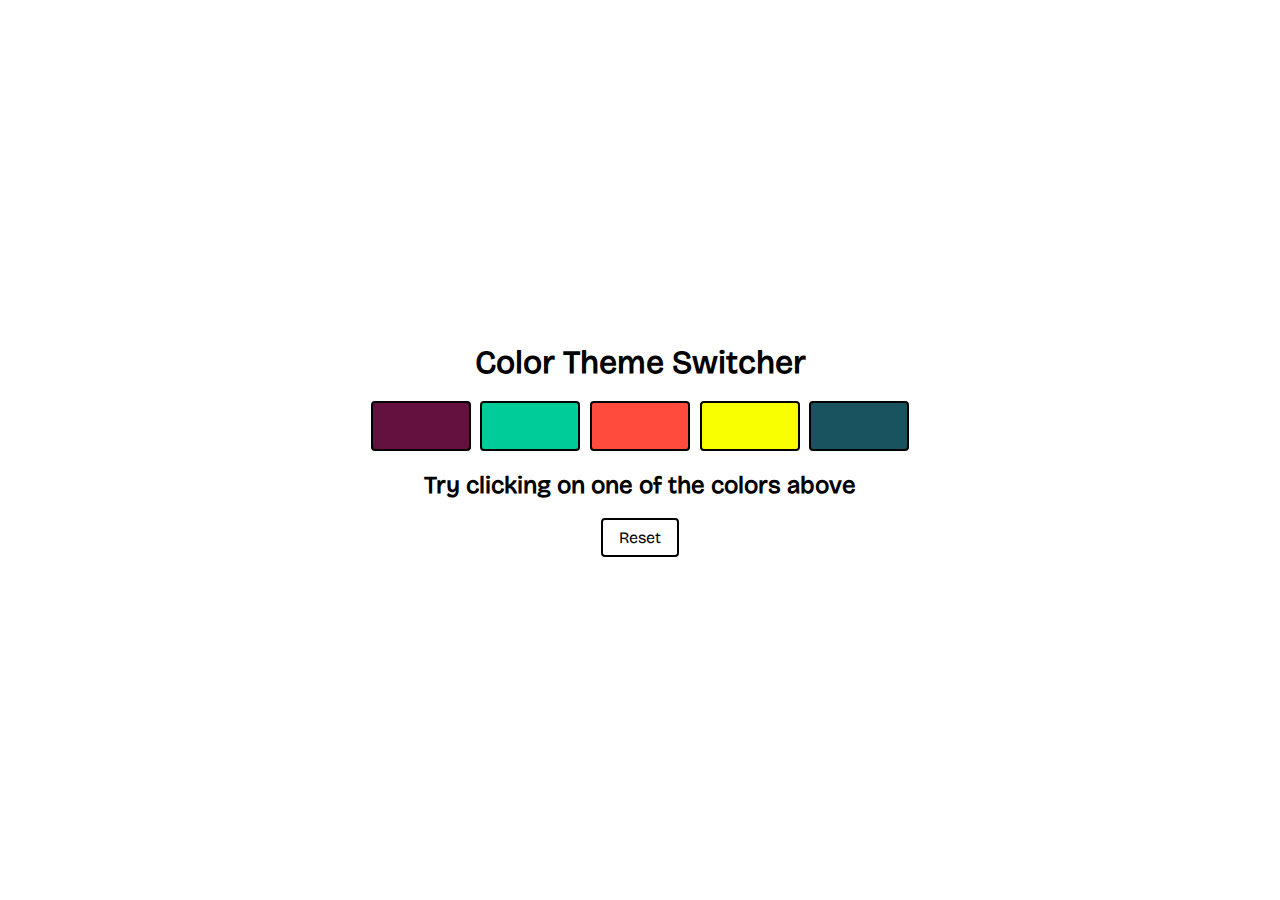
<file: bg-changer/index.html>
<!DOCTYPE html>
<html lang="en">
  <head>
    <meta charset="UTF-8" />
    <meta name="viewport" content="width=device-width, initial-scale=1.0" />
    <link rel="stylesheet" href="./style.css" />
    <title>BG color changer</title>
  </head>
  <body>
    <div class="canvas">
      <h1>Color Theme Switcher</h1>

      <div class="colors">
        <span class="button" id="64113F"></span>
        <span class="button" id="00CC99"></span>
        <span class="button" id="FF4B3E"></span>
        <span class="button" id="FAFF00"></span>
        <span class="button" id="19535F"></span>
      </div>

      <h2>Try clicking on one of the colors above</h2>
      <button id="reset">Reset</button>
    </div>

    <script src="./script.js"></script>
  </body>
</html>
</file>
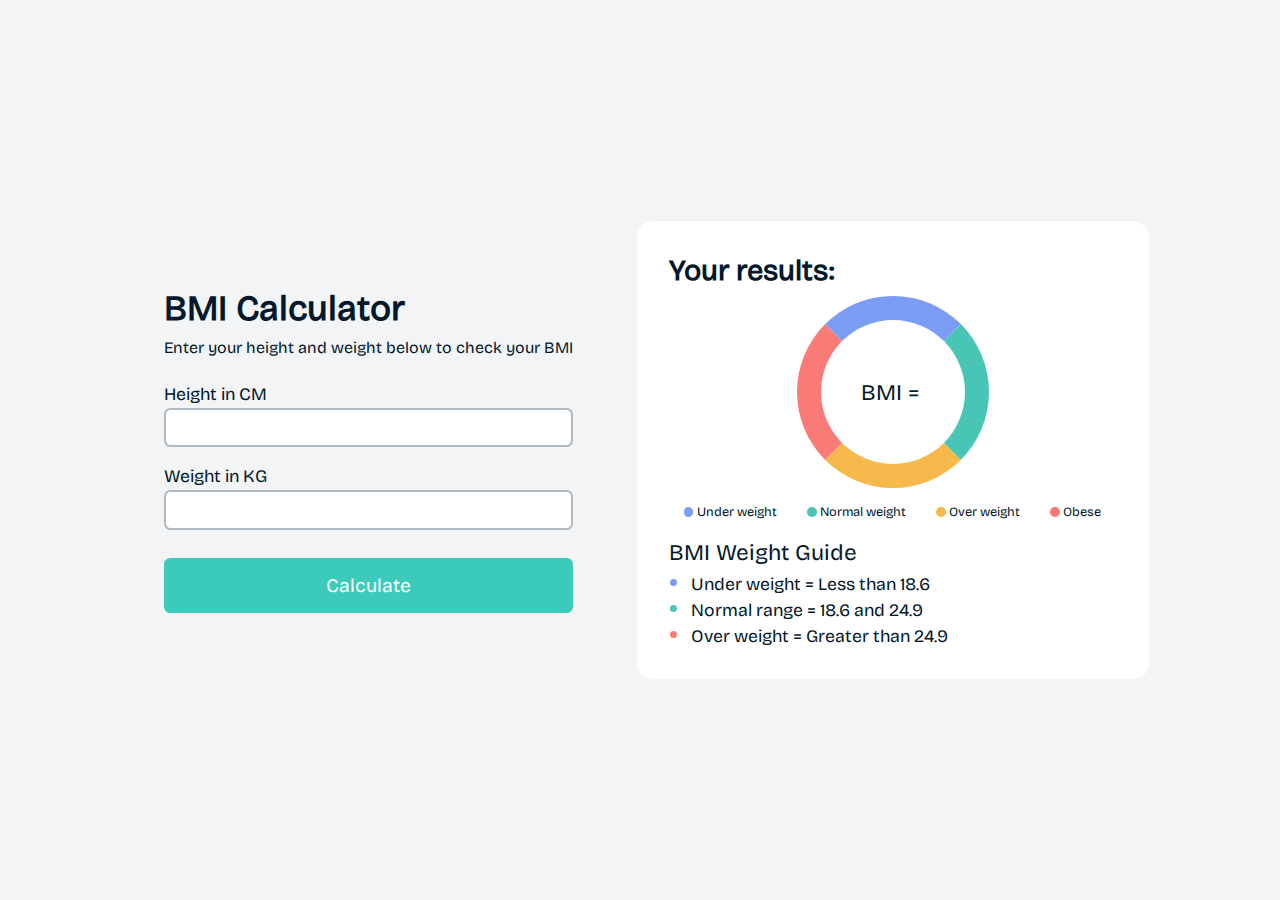
<file: bmi-calculator/index.html>
<!DOCTYPE html>
<html lang="en">
  <head>
    <meta charset="UTF-8" />
    <meta name="viewport" content="width=device-width, initial-scale=1.0" />
    <link rel="stylesheet" href="style.css" />
    <title>BMI Calculator</title>
  </head>
  <body>
    <div class="container">
      <div class="left-section">
        <h1>BMI Calculator</h1>
        <p>Enter your height and weight below to check your BMI</p>

        <form>
          <div class="height">
            <label for="height">Height in CM</label>
            <input type="text" name="height" id="height" />
          </div>

          <div class="weight">
            <label for="weight">Weight in KG</label>
            <input type="text" name="weight" id="weight" />
          </div>

          <button>Calculate</button>
        </form>
      </div>

      <div class="right-section">
        <h2>Your results:</h2>
        <div class="bmi">BMI =&nbsp;<span id="result"></span></div>

        <ul class="chart-list">
          <li><span class="dot under"></span>Under weight</li>
          <li><span class="dot normal"></span>Normal weight</li>
          <li><span class="dot over"></span>Over weight</li>
          <li><span class="dot obese"></span>Obese</li>
        </ul>

        <div class="weight-guide">
          <p>BMI Weight Guide</p>
          <ul>
            <li>Under weight = Less than 18.6</li>
            <li>Normal range = 18.6 and 24.9</li>
            <li>Over weight = Greater than 24.9</li>
          </ul>
        </div>
      </div>
    </div>

    <script src="script.js"></script>
  </body>
</html>
</file>
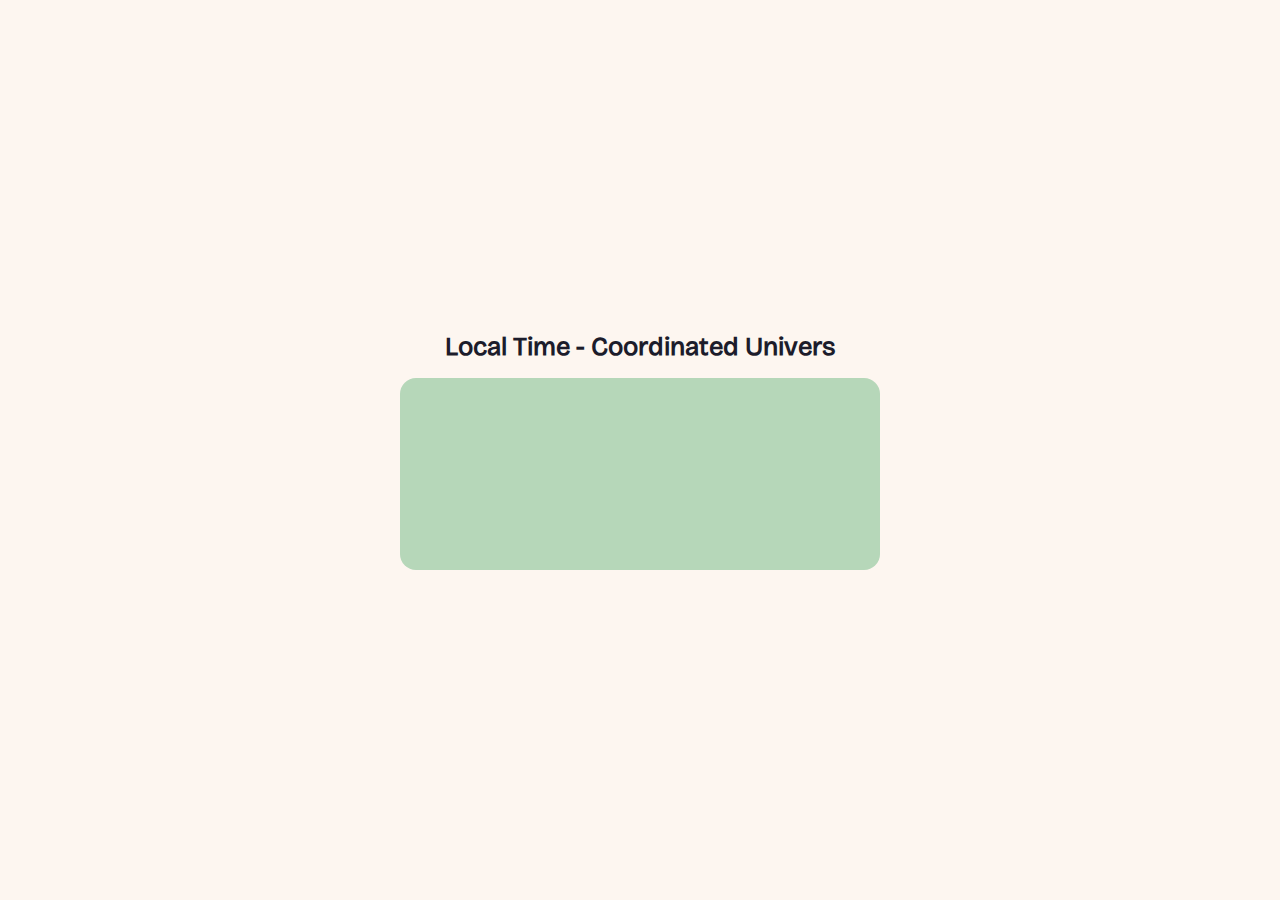
<file: digital-clock/index.html>
<!DOCTYPE html>
<html lang="en">
  <head>
    <meta charset="UTF-8" />
    <meta name="viewport" content="width=device-width, initial-scale=1.0" />
    <link rel="stylesheet" href="style.css" />
    <title>Digital Clock</title>
  </head>
  <body>
    <div class="container">
      <div>Local Time - <span id="utc"></span></div>
      <div id="clock"></div>
    </div>

    <script src="script.js"></script>
  </body>
</html>
</file>
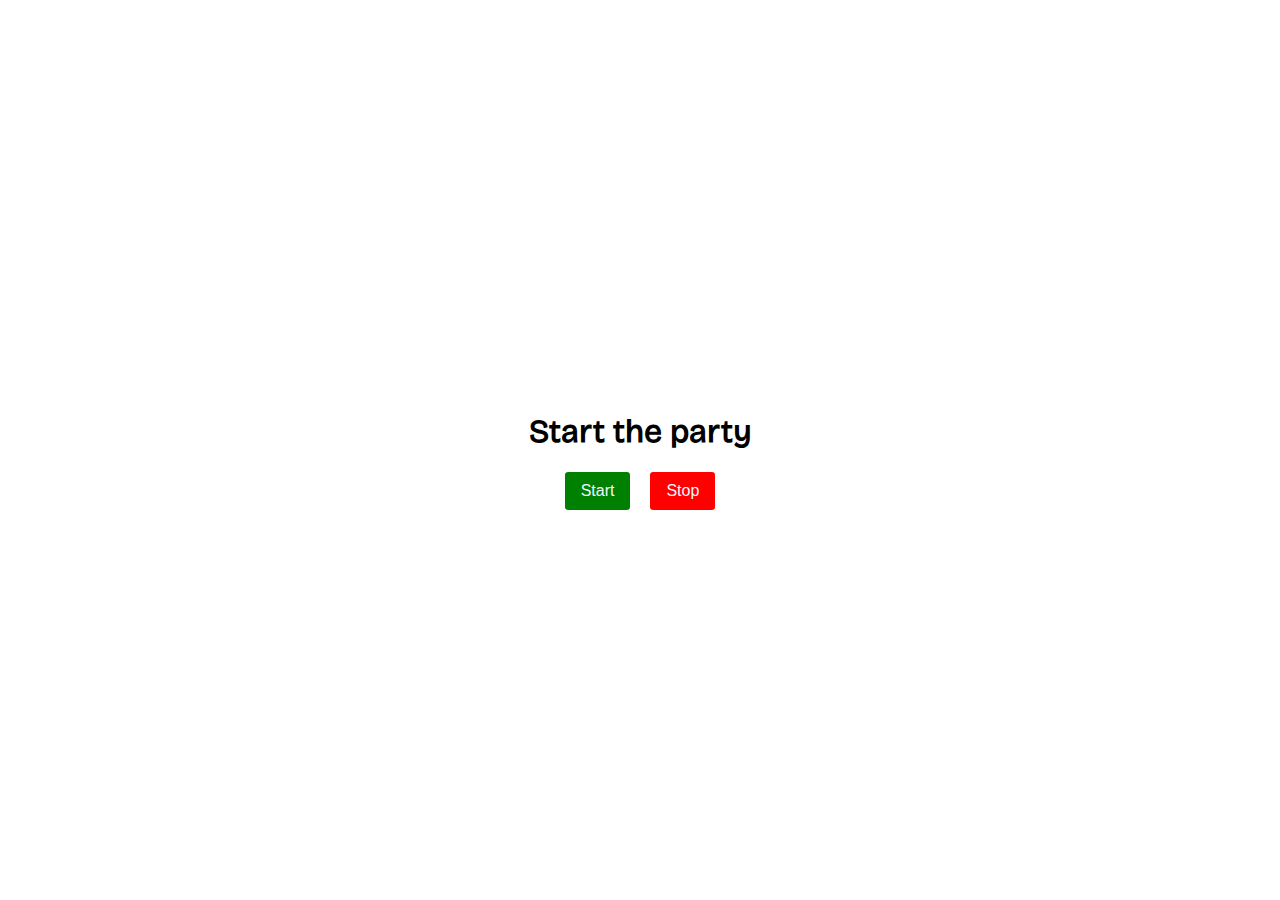
<file: disco-party/index.html>
<!DOCTYPE html>
<html lang="en">
  <head>
    <meta charset="UTF-8" />
    <meta name="viewport" content="width=device-width, initial-scale=1.0" />
    <link rel="stylesheet" href="style.css" />
    <title>Disco party</title>
  </head>
  <body>
    <h1>Start the party</h1>

    <div>
      <button id="start">Start</button>
      <button id="stop">Stop</button>
    </div>

    <script src="script.js"></script>
  </body>
</html>
</file>
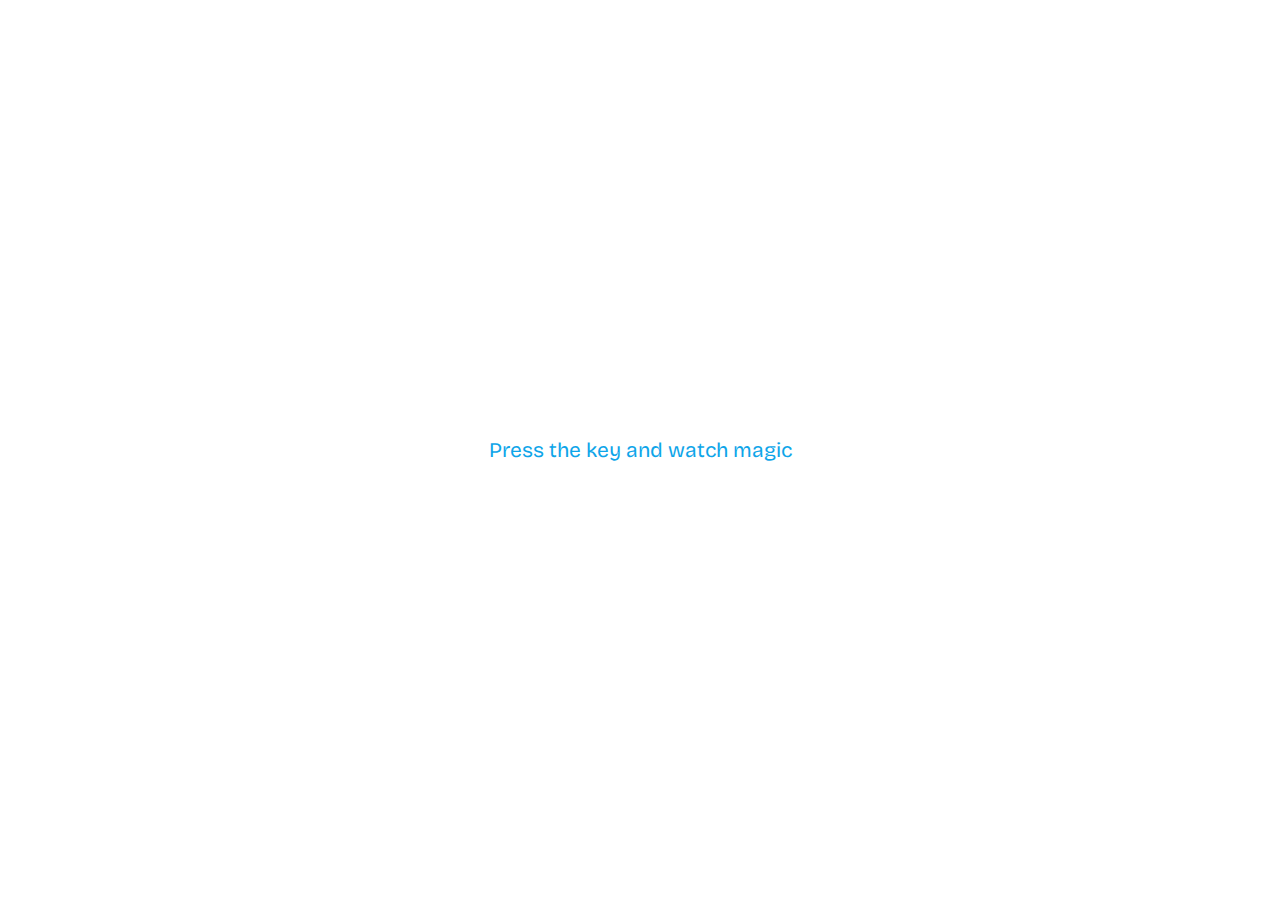
<file: keylogger/index.html>
<!DOCTYPE html>
<html lang="en">
  <head>
    <meta charset="UTF-8" />
    <meta name="viewport" content="width=device-width, initial-scale=1.0" />
    <link rel="stylesheet" href="style.css" />
    <title>Key logger</title>
  </head>

  <body>
    <div id="insert">
      <div class="key">Press the key and watch magic</div>
    </div>

    <script src="script.js"></script>
  </body>
</html>
</file>
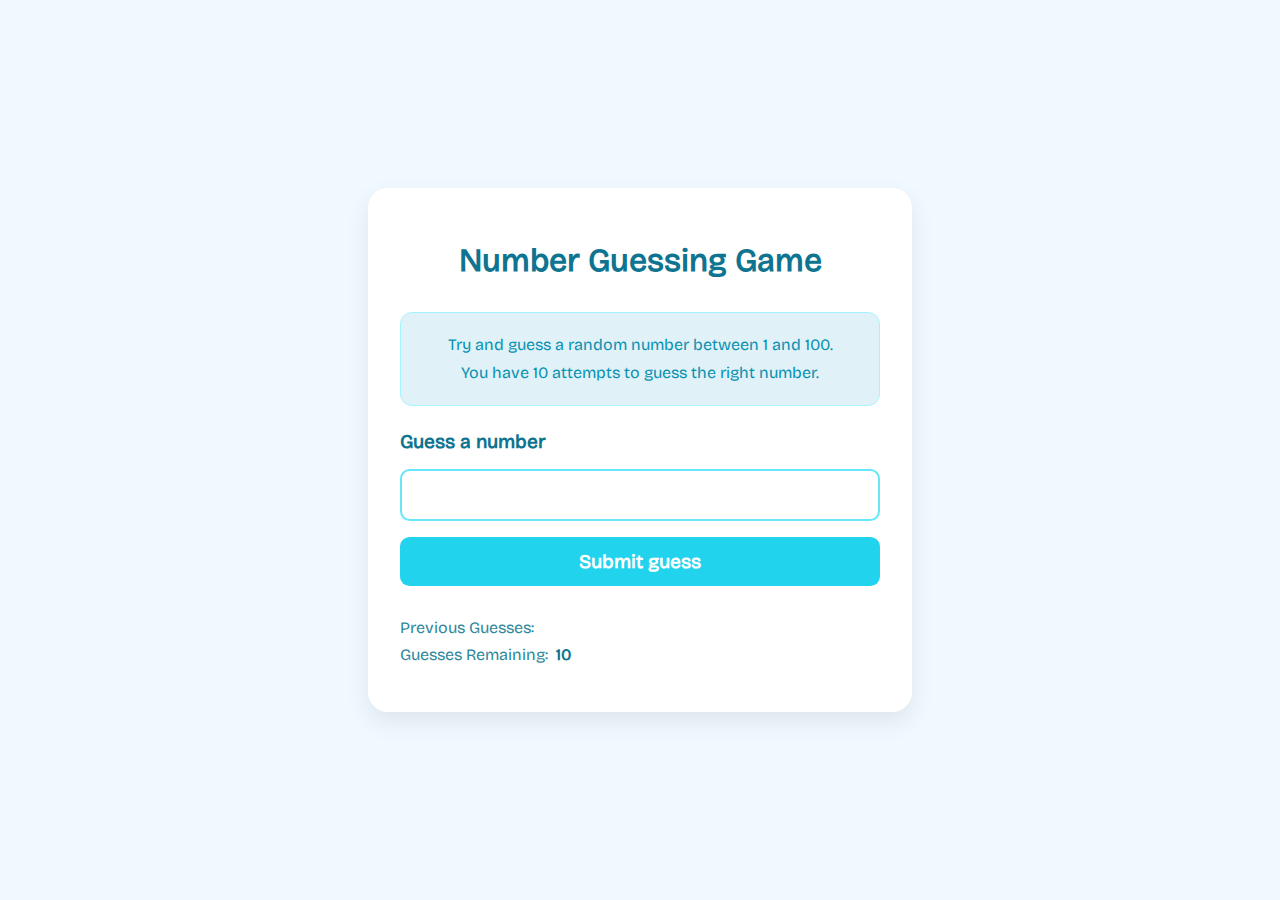
<file: num-guessing-game/index.html>
<!DOCTYPE html>
<html lang="en">
  <head>
    <meta charset="UTF-8" />
    <meta name="viewport" content="width=device-width, initial-scale=1.0" />
    <link rel="stylesheet" href="style.css" />
    <title>Number Guessing Game</title>
  </head>
  <body>
    <div class="container">
      <h1 class="game-name">Number Guessing Game</h1>

      <div class="rules">
        <p>Try and guess a random number between 1 and 100.</p>
        <p>You have 10 attempts to guess the right number.</p>
      </div>

      <form>
        <label for="guessField" id="guess">Guess a number</label>
        <input type="text" id="guessField" class="guessField" />
        <button type="submit">Submit guess</button>
      </form>

      <div class="resultParas">
        <p>Previous Guesses: <span class="prev-guesses"></span></p>
        <p>Guesses Remaining: <span class="rem-guesses">10</span></p>
        <p class="lowOrHigh"></p>
      </div>

      <div id="game-won">
        <h2>Congrats! You won the game</h2>
        <button class="replay" data-action="won">Replay</button>
      </div>

      <div id="game-lose">
        <h2>Game Over! The number was <span id="answer"></span></h2>
        <button class="replay" data-action="lose">Replay</button>
      </div>
    </div>

    <script src="script.js"></script>
  </body>
</html>
</file>
<file: bg-changer/style.css>
@font-face {
  font-family: "BricolageGrotesque";
  src: url(../fonts/BricolageGrotesque-Regular.ttf);
}

*,
body {
  font-family: "BricolageGrotesque", Arial, Helvetica, sans-serif;
  box-sizing: border-box;
  margin: 0;
}

.canvas {
  height: 100svh;
  display: flex;
  flex-direction: column;
  align-items: center;
  justify-content: center;
  gap: 1.2rem;
}

.colors {
  display: flex;
  flex-wrap: wrap;
  justify-content: center;
  align-items: center;
  gap: 0.6rem;
}

.button {
  width: 100px;
  height: 50px;
  border: solid black 2px;
  border-radius: 4px;
  display: inline-block;
}

.button:nth-child(1) {
  background: #64113f;
}

.button:nth-child(2) {
  background: #00cc99;
}

.button:nth-child(3) {
  background: #ff4b3e;
}

.button:nth-child(4) {
  background: #faff00;
}

.button:nth-child(5) {
  background: #19535f;
}

h2 {
  text-align: center;
  padding: 0 1rem;
}

#reset {
  border: 2px solid black;
  border-radius: 4px;
  font-size: 1rem;
  font-weight: 500;
  padding: 0.5rem 1rem;
  background-color: inherit;
  cursor: pointer;
}
</file>
<file: bmi-calculator/style.css>
@font-face {
  font-family: "BricolageGrotesque";
  src: url(../fonts/BricolageGrotesque-Regular.ttf);
}

*,
body {
  font-family: "BricolageGrotesque", Arial, Helvetica, sans-serif;
  box-sizing: border-box;
  margin: 0;
}

.container {
  height: 100svh;
  display: flex;
  justify-content: center;
  align-items: center;
  gap: 2rem;
  background-color: #f3f4f6;
  color: #02182b;
}

.left-section {
  display: flex;
  flex-direction: column;
  justify-content: center;
  width: fit-content;
  padding: 2rem;
}

.left-section > h1 {
  font-size: 2.2rem;
}

.left-section > p {
  margin: 0.5rem 0;
}

form {
  display: flex;
  flex-direction: column;
  margin-top: 1.2rem;
  gap: 1.2rem;
  font-size: 1.1rem;
}

.height,
.weight {
  display: flex;
  flex-direction: column;
}

input {
  border: 2px solid #b1bac2;
  outline: none;
  padding: 0.6rem 0.8rem;
  border-radius: 0.4rem;
  margin-top: 0.2rem;
  background-color: #fff;
  transition: 0.3s ease;
}

input:focus {
  border: 2px solid #3ccbba;
}

button {
  border: none;
  background-color: #3ccbba;
  color: #ffffff;
  padding: 1rem 0;
  border-radius: 0.4rem;
  font-size: 1.2rem;
  font-weight: 500;
  cursor: pointer;
  margin-top: 0.6rem;
}

.right-section {
  display: flex;
  flex-direction: column;
  width: 40%;
  padding: 2rem;
  align-items: start;
  justify-content: center;
  background-color: #ffffff;
  border-radius: 1rem;
}

.right-section > h2 {
  font-size: 1.8rem;
  margin-bottom: 0.5rem;
}

.bmi {
  height: 12rem;
  width: 12rem;
  display: flex;
  justify-content: center;
  align-items: center;
  border-top: 24px solid #7b9df4;
  border-bottom: 24px solid #f7b94c;
  border-right: 24px solid #49c5b6;
  border-left: 24px solid #f97b77;
  border-radius: 100%;
  font-size: 1.4rem;
  margin: 0 auto;
}

.chart-list {
  display: flex;
  justify-content: space-around;
  align-items: center;
  font-size: 0.8rem;
  width: 100%;
  margin: 1rem 0;
  list-style: none;
  padding: 0;
}

.chart-list li {
  display: flex;
  align-items: center;
  gap: 0.2rem;
}

.dot {
  width: 0.6rem;
  height: 0.6rem;
  border-radius: 50%;
  display: inline-block;
}

.under {
  background-color: #7b9df4;
}

.normal {
  background-color: #49c5b6;
}

.over {
  background-color: #f7b94c;
}

.obese {
  background-color: #f97b77;
}

.weight-guide > p {
  font-size: 1.4rem;
  margin: 0.2rem 0;
  font-weight: 500;
}

.weight-guide > ul {
  font-size: 1.1rem;
  padding-inline-start: 22px;
}

.weight-guide > ul > li:nth-child(1)::marker {
  color: #7b9df4;
  font-size: 1.4rem;
}

.weight-guide > ul > li:nth-child(2)::marker {
  color: #49c5b6;
  font-size: 1.4rem;
}

.weight-guide > ul > li:nth-child(3)::marker {
  color: #f97b77;
  font-size: 1.4rem;
}

@media (max-width: 1200px) {
  .container {
    display: flex;
    flex-direction: column;
    gap: 0;
    height: 100%;
    padding-bottom: 2rem;
  }

  .right-section {
    width: 90%;
  }

  .chart-list {
    flex-wrap: wrap;
    justify-content: center;
    gap: 1rem;
  }

  .weight-guide > ul {
    font-size: 1rem;
    padding-inline-start: 20px;
  }
}
</file>
<file: digital-clock/style.css>
@font-face {
  font-family: "BricolageGrotesque";
  src: url(../fonts/BricolageGrotesque-Regular.ttf);
}

*,
body {
  font-family: "BricolageGrotesque", Arial, Helvetica, sans-serif;
  box-sizing: border-box;
  margin: 0;
}

.container {
  display: flex;
  flex-direction: column;
  align-items: center;
  justify-content: center;
  height: 100svh;
  background-color: #fdf6f0;
  color: #1c1c2b;
}

.container:first-child {
  font-size: 1.6rem;
  font-weight: 600;
}

#clock {
  margin-top: 1rem;
  width: 30rem;
  height: 12rem;
  border-radius: 1rem;
  display: flex;
  align-items: center;
  justify-content: center;
  font-size: 4.5rem;
  background-color: #b6d7b9;
  letter-spacing: 1px;
}
</file>
<file: disco-party/style.css>
@font-face {
  font-family: "BricolageGrotesque";
  src: url(../fonts/BricolageGrotesque-Regular.ttf);
}

body {
  font-family: "BricolageGrotesque", Arial, Helvetica, sans-serif;
  display: flex;
  justify-content: center;
  align-items: center;
  flex-direction: column;
  margin: 0;
  height: 100svh;
}

#start {
  border: none;
  background-color: green;
  padding: 0.6rem 1rem;
  font-size: 1rem;
  border-radius: 0.2rem;
  cursor: pointer;
  color: aliceblue;
}

#stop {
  border: none;
  margin-left: 1rem;
  background-color: red;
  padding: 0.6rem 1rem;
  font-size: 1rem;
  border-radius: 0.2rem;
  cursor: pointer;
  color: aliceblue;
}
</file>
<file: keylogger/style.css>
@font-face {
  font-family: "BricolageGrotesque";
  src: url(../fonts/BricolageGrotesque-Regular.ttf);
}

body {
  font-family: "BricolageGrotesque", Arial, Helvetica, sans-serif;
  height: 100vh;
  margin: 0;
  display: flex;
  align-items: center;
  justify-content: center;
}

.key {
  font-size: 1.3rem;
  color: #0ea5e9;
  text-align: center;
}

.color {
  display: flex;
  justify-content: center;
}

.key-table {
  border-collapse: collapse;
  margin: auto;
  min-width: 300px;
  font-size: 1.2rem;
  box-shadow: 0 2px 12px rgba(0, 0, 0, 0.08);
}

.key-table th {
  padding: 0.7em 1.2em;
  background: #0ea5e9;
  color: #fff;
  font-weight: 700;
}

.key-table th:first-child {
  border-radius: 0.5em 0 0 0;
}

.key-table th:last-child {
  border-radius: 0 0.5em 0 0;
}

.key-table td {
  padding: 0.7em 1.2em;
  background: #f1f5f9;
  color: #334155;
  text-align: center;
}

.key-table td:first-child {
  font-weight: 600;
  color: #0ea5e9;
}
</file>
<file: num-guessing-game/style.css>
@font-face {
  font-family: "BricolageGrotesque";
  src: url(../fonts/BricolageGrotesque-Regular.ttf);
}

body {
  font-family: "BricolageGrotesque", Arial, Helvetica, sans-serif;
  background-color: #f0f9ff;
  display: flex;
  justify-content: center;
  align-items: center;
  min-height: 100vh;
  margin: 0;
  padding: 1.25rem;
  box-sizing: border-box;
}

.container {
  background-color: #fff;
  padding: 2rem;
  border-radius: 1.25rem;
  box-shadow: 0 0.6rem 1.5rem rgba(0, 0, 0, 0.08);
  max-width: 30rem;
  width: 100%;
  display: flex;
  flex-direction: column;
  gap: 1.5rem;
  position: relative;
}

.game-name {
  font-size: 2rem;
  font-weight: 700;
  color: #0e7490;
  text-align: center;
  margin-bottom: 0.5rem;
}

.rules {
  background-color: #e0f2f7;
  padding: 1rem;
  border-radius: 0.75rem;
  border: 1px solid #a5f3fc;
  color: #0891b2;
  font-size: 1rem;
  line-height: 1.5;
  text-align: center;
}

.rules p {
  margin: 0.25rem 0;
}

form {
  display: flex;
  flex-direction: column;
  gap: 1rem;
}

label {
  font-size: 1.2rem;
  font-weight: 600;
  color: #0e7490;
}

.guessField {
  padding: 0.75rem 1rem;
  border: 2px solid #67e8f9;
  border-radius: 0.6rem;
  font-size: 1.25rem;
  text-align: center;
  outline: none;
  transition: border-color 0.3s ease;
  color: #1f2937;
  font-family: "BricolageGrotesque";
}

.guessField:focus {
  border-color: #22d3ee;
}

form button {
  background-color: #22d3ee;
  color: #ffffff;
  padding: 0.8rem 1.5rem;
  border-radius: 0.6rem;
  font-size: 1.2rem;
  font-weight: 600;
  border: none;
  cursor: pointer;
  font-family: "BricolageGrotesque";
}

.resultParas p {
  margin: 0.5rem 0;
  font-size: 1rem;
  color: #2f879b;
  display: flex;
  align-items: center;
  gap: 0.5rem;
}

.resultParas span {
  font-weight: 600;
  color: #0e7490;
}

.lowOrHigh {
  font-weight: 600;
  color: #fbbf24;
  font-size: 1.2rem;
}

#game-won,
#game-lose {
  background-color: #ffffff;
  padding: 1.5rem;
  border-radius: 1rem;
  box-shadow: 0 0.5rem 1.25rem rgba(0, 0, 0, 0.1);
  text-align: center;
  max-width: 30rem;
  width: 100%;
  margin: 0 auto;
  display: none;
  position: absolute;
  top: 30%;
  left: 1.4%;
}

#game-won h2,
#game-lose h2 {
  font-size: 1.8rem;
  font-weight: 700;
  margin-bottom: 1.5rem;
}

#game-won h2 {
  color: #22c55e;
}

#game-lose h2 {
  color: #ef4444;
}

.replay {
  background-color: #22d3ee;
  color: #ffffff;
  padding: 0.75rem 1.5rem;
  border-radius: 0.5rem;
  font-size: 1rem;
  font-weight: 600;
  letter-spacing: 0.01rem;
  border: none;
  cursor: pointer;
  font-family: "BricolageGrotesque";
}

@media (max-width: 600px) {
  #game-won,
  #game-lose {
    max-width: 17.6rem;
  }
}
</file>
